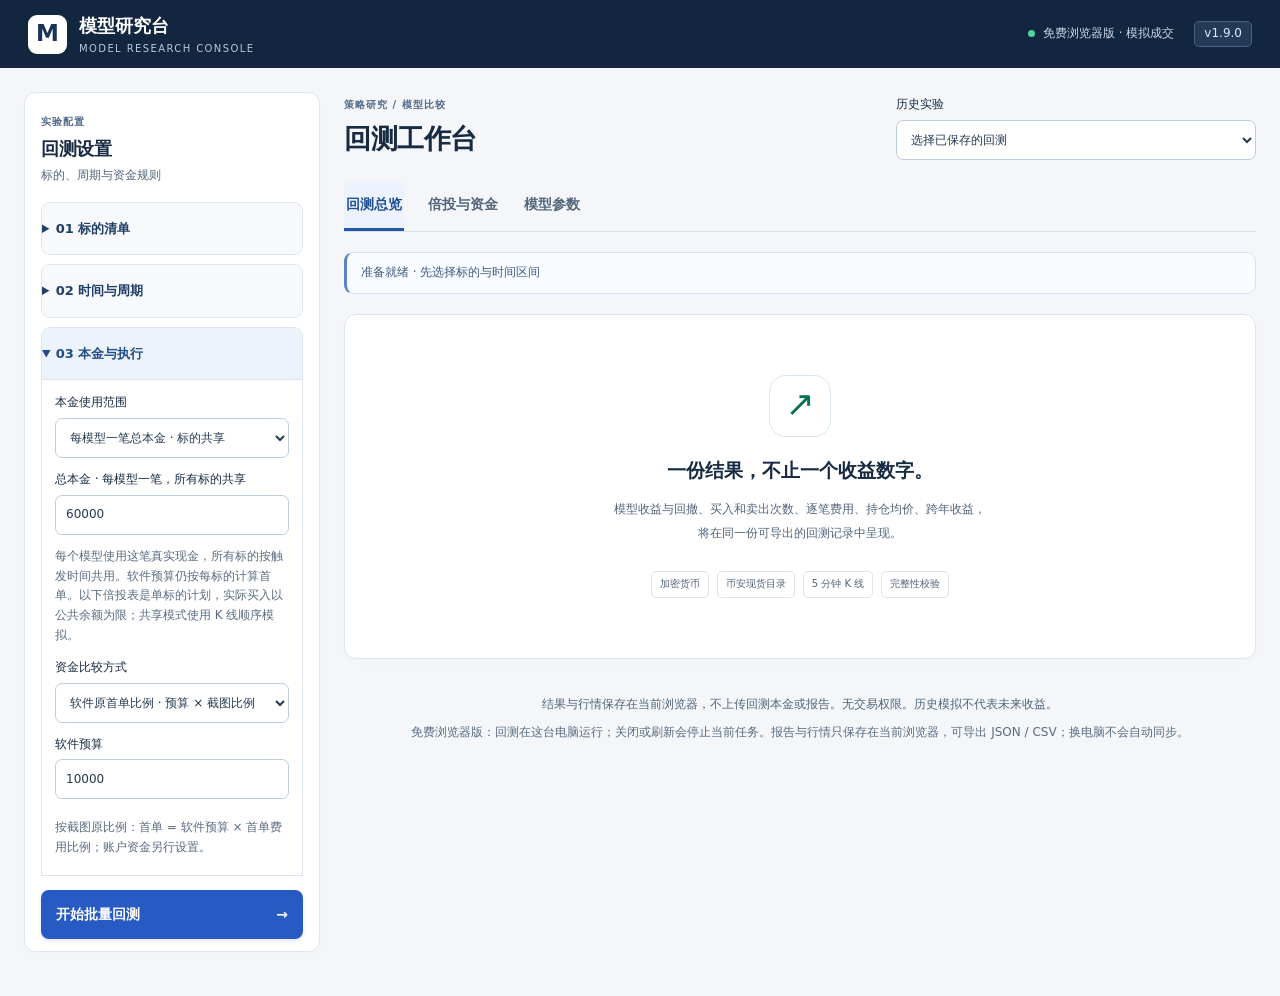
<file: index.html>
<!doctype html><html lang="zh-CN"><head><meta http-equiv="Content-Security-Policy" content="default-src 'self'; connect-src 'self' https://data-api.binance.vision https://data.binance.vision; script-src 'self'; style-src 'self' 'unsafe-inline'; worker-src 'self'; img-src 'self' data: blob:; object-src 'none'; base-uri 'self'"><meta charset="utf-8"><meta name="viewport" content="width=device-width,initial-scale=1"><title>免费版 · 模型研究台 · 自动回测控制台</title><link rel="stylesheet" href="./style.css"><link rel="stylesheet" href="./research-ui.css"><link rel="stylesheet" href="./market-ui.css"><link rel="stylesheet" href="./studio.css"></head><body><a class="skip-link" href="#portfolio-result">跳到回测结果</a>
<header class="topbar"><a class="brand" href="./"><span class="logo">M</span><span>模型研究台<small>MODEL RESEARCH CONSOLE</small></span></a><div class="head-right"><span class="local-dot"></span> <span id="deployment-label">研究模式 · 模拟成交</span> <span class="version">v1.9.0</span></div></header>
<div class="layout"><aside class="panel settings"><div class="section-heading"><span class="eyebrow">实验配置</span><h1>回测设置</h1><p class="muted">标的、周期与资金规则</p></div>
<form id="config-form"><datalist id="binance-symbols"></datalist><label class="check batch-toggle"><input id="multi-asset" type="checkbox">多标的对比</label>
<section id="market-toolbar"><div class="label-row"><b>币安现货 · 官方行情</b><button id="market-refresh" type="button" class="text-button">刷新目录 / 报价</button></div><p id="market-status" class="help" role="status">正在读取币安现货目录…</p><p class="help">报价每 30 秒更新；历史数据按下方周期获取。目录仅表示当前公开交易状态，不验证账户及地区权限。</p></section><div id="batch-input" hidden><div class="label-row"><b>标的清单 <span id="asset-count"></span></b><button type="button" class="text-button" id="add-asset">＋ 添加标的</button></div><div id="asset-list"></div><button type="button" class="secondary" id="preset-six">载入 BTC / ETH / BNB / SOL / XRP / TRX</button><details><summary>批量粘贴代码</summary><select id="bulk-type" aria-label="批量添加类型"><option value="crypto">币安现货</option></select><textarea id="bulk-symbols" rows="3" placeholder="BTCUSDT, ETHUSDT, SOLUSDT&#10;支持逗号、空格或换行"></textarea><button type="button" class="secondary" id="add-bulk">添加到清单</button></details><p class="help">最多 12 个标的。各自设置开单价，留空使用首根开盘。共用下方时间、模型及资金规则。新回测统一从币安获取，旧报告保留原来源。</p></div>
<div id="single-asset-fields"><div class="field-grid"><label>资产类型<select id="assetClass"><option value="crypto">币安现货 · 5 分钟</option><option value="stock" disabled hidden>股票旧报告（不可重跑）</option><option value="index" disabled hidden>指数旧报告（不可重跑）</option><option value="csv" disabled hidden>CSV 旧报告（不可重跑）</option></select></label><label>标的代码<input id="symbol" list="binance-symbols" value="BTCUSDT" autocomplete="off" required maxlength="40" placeholder="BTCUSDT"></label></div>
<div id="single-market-data"></div><p id="symbol-help" class="help">例：BTCUSDT、ETHUSDT、SOLUSDT。资金单位为交易对的计价币。</p>
<div id="csv-box" hidden><label>历史行情 CSV<input type="file" id="csv-file" accept=".csv,text/csv"></label><p class="help">字段：timestamp,open,high,low,close；时间可用带时区的 ISO 或 YYYY-MM-DD，按时间升序。</p><button type="button" class="text-button" id="csv-template">下载 CSV 模板</button></div>
<label>开单价格 <span class="optional">可留空</span><input id="entryPrice" type="number" min="0" step="any" placeholder="留空使用首根行情开盘价"></label><p class="help">填写后等待历史行情首次触及该价。未触及则不建仓。最新报价仅供参考，不会替代历史首根价格。</p></div>
<div class="market-actions"><button id="fetch-all-data" class="secondary" type="button">获取全部标的 5 分钟数据</button><button id="cancel-market-data" class="secondary" type="button" hidden>取消数据获取</button></div><p class="help">只有完整收盘的 K 线参与回测。未知缺口、上市前缺失及校验失败会阻止回测；不会降级为小时线。</p><section id="period-controls" aria-label="时间与周期选择"><div class="field-grid"><label>开始时间 · UTC<input id="start" type="datetime-local" step="300" required></label><label>结束时间 · UTC<input id="end" type="datetime-local" step="300" required></label></div>
<div class="period-heading"><b>之前的三个周期 · 快速选择</b><span>UTC</span></div><div id="cycle-presets" class="cycle-presets"></div><p id="period-selection" class="period-selection" aria-live="polite"></p><p class="help period-note">牛熊标签沿用你提供的图示划分，所有标的共用同一时间区间。第三周期尚未结束；预设固定到上次回测截止点，可手动修改结束时间。</p><details class="period-source"><summary>周期边界说明</summary><p class="help">沿用之前回测按区块 708750、761250、918750 换算后的首个 UTC 整点。开始时间包含，结束时间不包含。截图悬停在区块 761472 的 2022-11-03 不是原先使用的切点。各周期单独运行时独立建仓；连续全程运行时持仓跨周期延续。</p></details><p class="help">其他常用区间</p><div class="presets annual-presets"><button type="button" data-range="year">近一年</button><button type="button" data-range="2022">2022 下行段</button><button type="button" data-range="2023">2023—2024</button></div>
<label>结束日期买入规则<select id="endBuyPolicy"><option value="no-buy-end-day">结束日期当天不买入（UTC）</option><option value="allow">截至结束时间前正常买入（旧方式）</option></select></label><p id="end-buy-help" class="help"></p></section><div class="divider"></div><label>本金使用范围<select id="capitalScope"><option value="shared-per-model">每模型一笔总本金 · 标的共享</option><option value="independent">每标的、每模型独立本金（旧方式）</option></select></label><label><span id="capital-caption">总本金 · 每模型一笔，标的共享</span><input id="capital" type="number" value="60000" min="1" step="any" required></label>
<p id="capital-scope-help" class="help"></p><label>资金比较方式<select id="fundingMode"><option value="software">软件原首单比例 · 预算 × 截图比例</option><option value="equal">统一满组预算 · 首单金额缩放</option></select></label>
<div class="field-grid"><label id="allocation-label" hidden>满组买入占本金 %<input id="maxAllocation" type="number" value="99" min="0.01" max="100" step="any"></label><label id="budget-label">软件预算<input id="strategyBudget" type="number" value="10000" min="1" step="any"></label></div>
<p class="help" id="funding-help">按截图原比例：首单 = 软件预算 × 首单费用比例；账户资金另行设置。</p>
<details class="advanced"><summary>交易成本与执行规则</summary><div class="field-grid"><label>单边手续费 %<input id="fee" type="number" value="0.10" min="0" max="5" step="any"></label><label>不利滑点 %<input id="slip" type="number" value="0.02" min="0" max="5" step="any"></label></div><label>止盈回降算法<select id="pullbackMode"><option value="pp">利润率回落若干个百分点</option><option value="price">价格从最高价回落百分比</option></select></label><label>行情精度<select id="precision"><option value="adaptive">旧报告 · 自适应细化</option><option value="fast">币安 5 分钟 · K 线内顺序模拟</option></select></label><label class="check"><input id="repeat" type="checkbox" checked>整组止盈后立即重开</label><label class="check"><input id="paths" type="checkbox" checked>对比三种 K 线内路径</label><p class="help">日线行情始终属于粗粒度模拟。初始首单按参考价成交，后续成交应用滑点。默认理论小数数量，不模拟交易所最小订单。</p></details>
<div class="divider"></div><div class="label-row"><b>选择模型</b><button type="button" id="select-core" class="text-button">三个标准档</button><button type="button" id="select-all" class="text-button">全部含候选</button></div><button type="button" id="select-originals" class="secondary">使用九个原模型（软件原比例）</button><div id="model-picker"></div>
<div id="funding-warning" class="inline-warning" hidden></div><button type="submit" id="run" class="primary">开始批量回测 <span>→</span></button><button type="button" id="cancel" class="secondary" hidden>取消当前回测</button><p class="help">所有订单均为模拟，控制台没有实盘交易接口。</p></form></aside>
<main class="workspace"><div class="workspace-head"><div><span class="eyebrow">策略研究 / 模型比较</span><h2>回测工作台</h2></div><label class="history-label">历史实验<select id="history"><option value="">选择已保存的回测</option></select></label></div>
<nav class="workspace-view-tabs" aria-label="工作区视图"><a href="#portfolio-result" data-workspace-tab="results">回测总览</a><a href="#ladder-details" data-workspace-tab="plan">倍投与资金</a><a href="#parameter-panel" data-workspace-tab="parameters">模型参数</a><button id="toggle-config" type="button" aria-expanded="false" aria-controls="config-form">回测设置</button></nav><nav class="workspace-nav" aria-label="控制台区块"><a href="#period-controls">周期快选</a><a href="#ladder-details">加仓倍投计划</a><a href="#parameter-panel">九模型参数</a><a href="#planning">资金对比</a><a id="nav-model-details" href="#model-explorer">按模型展开明细</a><a href="#result">历史回测结果</a></nav>
<div id="status" class="status" role="status" aria-live="polite">准备就绪 · 先选择标的与时间区间</div>
<section id="ladder-details" class="panel" aria-labelledby="ladder-title"><div class="card-head"><div><span class="eyebrow">加仓前先看这张计划</span><h2 id="ladder-title">加仓倍投计划</h2><p class="muted small">选择模型，逐单查看投入金额和补仓价格。输入变化后立即计算。</p></div><button id="export-reference" class="secondary" type="button">导出本方案 CSV</button></div><div id="plan-model-tabs" class="plan-model-tabs" aria-label="九个原模型方案"></div><div class="detail-controls"><label id="plan-asset-label" hidden>参考标的<select id="plan-asset"></select></label><label>查看模型<select id="plan-model"></select></label><label>开单价格<input id="plan-entry-price" type="number" min="0" step="any" placeholder="填写后计算价格计划"></label><label>账户原始本金<input id="plan-capital" type="number" min="1" step="any"></label><label id="plan-budget-label">软件预算<input id="plan-budget" type="number" min="1" step="any"></label></div><p class="help">这里的价格、本金、软件预算与左侧回测配置同步；九个原模型都可查看，不受回测勾选范围限制。下表占比以账户原始本金为分母。</p><p id="reference-context" class="help"></p><div id="plan-summary" class="plan-summary"></div><p id="plan-rule" class="plan-rule"></p><div id="plan-sequence" class="plan-sequence" aria-label="各单金额与首单倍数"></div><label class="check"><input id="reference-slippage" type="checkbox">示例成交计入设置的滑点（首单除外）</label><h3>1. 逐单倍投与资金投入</h3><div class="table-scroll"><table id="funding-ladder" class="detail-table"><thead><tr><th>单序</th><th>首单倍数</th><th>本单占原始本金</th><th>本单金额</th><th>累计投入</th><th>累计投入比例</th><th>资金情况（不含买入费）</th><th>累计买入费</th><th>计入买入费后的资金情况</th></tr></thead><tbody></tbody></table></div><p id="funding-ladder-note" class="help"></p><h3 class="detail-subheading">2. 补仓触发价格与买入后均价</h3><div class="table-scroll"><table id="ladder" class="detail-table"><thead><tr><th>单序</th><th>补仓前均价</th><th>较均价下跌间隔</th><th>追踪启动价</th><th>示例成交价</th><th id="ladder-decline-title">成交价较首单跌幅</th><th>成交后平均成本</th></tr></thead><tbody></tbody></table></div><p id="ladder-note" class="help"></p></section>
<section id="parameter-panel" class="panel"><div class="card-head"><div><h3>九个原模型参数 · 按截图核对</h3><p class="help">保守、稳健、激进各三档；每档完整保留九项参数。下表固定展示原图值，当前选中模型的实际金额见资金计划。</p></div><button id="download-catalog" type="button" class="secondary">导出原图参数 CSV</button></div><div id="parameter-catalog"></div><p class="help">“最大费用倍数”按满组金额 / 软件预算理解为标称预算倍数，依据原图比例与逐单翻倍的金额关系；它与逐单 2 倍补仓是两个字段，也不是账户杠杆。原图首单比例经四舍五入，实际满组金额可能略高或略低于标称值。</p><p class="help">网格止盈 99% 表示关闭；网格回降按原值保存，在关闭时不生效。间隔采用图中固定值，不复现软件专有“大数据间隔”。趋势过滤和 1.5 倍补仓属于额外实验候选，不属于这九个原模型。</p></section><section id="planning" class="panel"><div class="card-head"><div><h3>已勾选回测模型 · 资金对比</h3><p class="muted small">修改输入即刻计算，不需要等待历史回测。</p></div><span class="tag">实时计算</span></div><p id="sizing-notice" class="help"></p><div class="table-scroll"><table id="plans-table"><thead><tr><th>模型</th><th>首单金额</th><th>总单数</th><th>逐单倍数</th><th>满组买入金额</th><th>满组含买入费</th><th>逐单方案</th></tr></thead><tbody></tbody></table></div><details><summary>查看所选模型的完整规则与实际资金</summary><div class="table-scroll"><table id="rules"><thead><tr><th>模型</th><th>原软件首单比例</th><th>当前首单占账户</th><th>距均价下跌触发</th><th>低点反弹买入</th><th>整体止盈启动</th><th>止盈回降</th></tr></thead><tbody></tbody></table></div><p class="help">上表随当前配置变化；原图比例与实际首单金额分列。实际满组金额按原图首单比例和逐单倍数计算，不按标称最大费用倍数截断。回降算法使用左侧设置；网格回降关闭时不启用。趋势候选使用前一完整日的 200 日均线与 20 日斜率过滤新组。</p></details></section>
<section id="portfolio-result" class="panel" hidden></section><section id="model-explorer" class="panel" hidden></section>
<section id="batch-result" class="panel" hidden><div class="card-head"><div><span class="eyebrow">多标的 × 多模型</span><h2 id="batch-title"></h2><p id="batch-meta" class="help"></p></div><div class="export-buttons"><button id="batch-csv" class="secondary">导出对比 CSV</button><button id="batch-orders" class="secondary">全部订单 CSV</button><button id="batch-json" class="secondary">整批 JSON</button></div></div><p class="help">每行独立投入设定资金；不同计价币种的盈亏不相加。实际数据区间和粒度不同，会影响收益与年化的可比性。</p><div id="batch-dirty" class="inline-warning" hidden>配置已修改，下表仍是上一次批量回测。请重新运行。</div><div id="batch-errors"></div><div class="batch-toolbar"><label>模型筛选<select id="compare-model"><option value="ALL">全部模型</option></select></label><label>排序<select id="compare-sort"><option value="return">总收益从高到低</option><option value="cagr">年化从高到低</option><option value="drawdown">回撤从低到高</option><option value="symbol">按标的代码</option></select></label></div><div class="table-scroll"><table id="batch-table"><thead><tr><th>标的 / 币种</th><th>模型</th><th>实际区间 UTC / 粒度</th><th>首单成交价</th><th>期末价格</th><th>净盈亏</th><th>总收益</th><th>年化</th><th>最大回撤</th><th>买 / 卖次数</th><th>明细</th></tr></thead><tbody></tbody></table></div><div class="batch-detail-bar"><label>下方查看标的明细<select id="detail-asset"></select></label><span class="help">可继续查看该标的的模型、订单、交易组及年度收益。</span></div></section>
<div id="empty-state" class="panel empty"><div class="empty-icon">↗</div><h3>一份结果，不止一个收益数字。</h3><p>模型收益与回撤、买入和卖出次数、逐笔费用、持仓均价、跨年收益，<br>将在同一份可导出的回测记录中呈现。</p><div class="empty-tags"><span>加密货币</span><span>币安现货目录</span><span>5 分钟 K 线</span><span>完整性校验</span></div></div>
<section id="result" hidden><div class="result-header"><div><h2 id="result-title"></h2><p id="result-meta" class="small muted"></p></div><div class="export-buttons"><button id="download-json" class="secondary">导出完整 JSON</button><button id="download-orders" class="secondary">导出全部模型订单 CSV</button></div></div><div id="config-dirty" class="inline-warning" hidden>配置已修改，下方仍是上一次实验的结果。点击“开始批量回测”生成对应新配置的订单。</div><div id="quality" class="quality"></div><details class="panel notes"><summary>数据口径、精度与执行假设</summary><div id="warnings"></div><ul id="assumptions"></ul><div id="source-details" class="help"></div></details>
<details id="funding-results" class="panel notes" hidden><summary>资金不足未成交记录</summary><p class="help">每个受影响交易组记录一次。该笔买入没有成交、没有扣款或收费；不计入买卖次数。已有持仓继续按原规则估值、止盈，平仓后按原首单重新检查现金。不会自动追加本金、借款或缩小订单。所需现金与缺口的单位为当前标的计价币种。</p><button id="download-funding" type="button" class="secondary">导出未成交记录 CSV</button><div class="table-scroll"><table id="funding-events"><thead><tr><th>模型</th><th>推定时间 UTC</th><th>组 / 计划单序</th><th>所需现金（含买入费）</th><th>可用现金</th><th>缺口</th></tr></thead><tbody></tbody></table></div></details>
<details id="report-parameters" class="panel notes"><summary>本次回测实际使用的参数（已保存）</summary><p id="saved-parameter-context" class="help"></p><button id="download-params" type="button" class="secondary">导出当次参数 CSV</button><div class="table-scroll"><table id="saved-rules"><thead></thead><tbody></tbody></table></div><p id="saved-execution" class="help"></p></details><div class="tabs" role="tablist"><button class="active" data-tab="overview" role="tab">模型总览</button><button data-tab="orders" role="tab">逐笔订单</button><button data-tab="breakdown" role="tab">建仓拆解</button><button data-tab="cycles" role="tab">完整交易组</button><button data-tab="years" role="tab">年度收益</button></div>
<div class="tab-content" id="tab-overview"><div class="panel"><div class="card-head"><div><h3>账户收益 · 含闲置资金</h3><p id="summary-basis" class="help"></p></div><button id="download-summary" class="secondary">导出总览与合计 CSV</button></div><div class="table-scroll"><table id="summary"><thead><tr><th>模型</th><th>净盈亏</th><th>总收益</th><th>年化</th><th>最大回撤</th><th>买 / 卖次数</th><th>平均占用</th><th>当前持仓均价</th></tr></thead><tbody></tbody><tfoot></tfoot></table></div><p id="summary-total-note" class="help"></p></div><div class="panel"><div class="card-head"><div><h3>资金使用与盈亏拆解</h3><p class="help">结合首单和实际占用金额，理解交易次数与账户利润的关系。</p></div><a class="secondary" href="./about.html" target="_blank" rel="noopener">免费版运行说明</a></div><div class="table-scroll"><table id="return-drivers"><thead><tr><th>模型</th><th>固定首单</th><th>平均实际占用</th><th>历史最高占用</th><th>已实现利润</th><th>期末浮盈亏</th><th>累计手续费</th><th>仅首单平仓 / 闭组</th><th>每组平均净利</th></tr></thead><tbody></tbody></table></div><p id="return-rule-note" class="help"></p><div id="precision-audit" hidden><h3>当前报告区间 · 三标准模型的精度对照</h3><p class="help">保持参数和行情区间一致，比较快速主路径与已有分钟／秒线缓存的主路径。秒内顺序歧义按表中计数保留；两者都是历史模拟，下表不替换上方已保存结果。</p><div class="table-scroll"><table><thead><tr><th>模型</th><th>快速模式净盈亏</th><th>分钟／秒缓存净盈亏</th><th>差额</th><th>仍有顺序歧义的秒</th></tr></thead><tbody></tbody></table></div></div><p class="help">已确认使用图示固定间隔、固定首单及止盈后立即重开。仍待软件成交样本核对：止盈成本是否含费、追踪建仓的反弹基准，以及回降的精确定义。当前规则和设置可在当次参数中查看。</p></div><div class="panel"><div class="card-head"><h3>账户净值</h3><span class="small muted">日末估值 · 不替代盘中回撤</span></div><div id="chart-legend"></div><svg id="equity-chart" viewBox="0 0 1000 310" aria-label="账户日末净值曲线" role="img"></svg></div><div class="panel"><h3>路径敏感性与期末仓位</h3><p class="help">三条路径是不同盘中顺序假设，不是收益保证区间。持有基准从区间首根开盘起满仓持有。</p><p id="benchmark"></p><div class="table-scroll"><table id="sensitivity"><thead><tr><th>模型</th><th>路径最低净盈亏</th><th>路径最高净盈亏</th><th>最差路径回撤</th><th>期末浮盈亏</th><th>期末持仓金额</th><th>最长≥5%浮亏天数</th></tr></thead><tbody></tbody></table></div></div></div>
<div class="tab-content panel" id="tab-orders" hidden><div class="card-head"><div><h3>逐笔模拟订单</h3><p class="help">时间由 K 线内推定；日线结果仅显示交易日期。</p></div><div class="filters"><button id="download-filtered-orders" class="secondary">导出筛选订单与合计</button><select id="order-model"></select><select id="order-side"><option value="ALL">全部方向</option><option value="BUY">买入</option><option value="SELL">卖出</option></select><input id="order-cycle" type="number" min="1" placeholder="交易组编号"></div></div><div class="table-scroll"><table id="orders"><thead><tr><th>序号</th><th>推定时间 UTC</th><th>动作</th><th>组 / 第几单</th><th>成交价</th><th>数量变化</th><th>成交金额</th><th>手续费</th><th>持仓均价</th><th>剩余现金</th><th>本次已实现利润</th></tr></thead><tbody></tbody></table></div><div class="pager"><button id="prev-page" class="secondary">上一页</button><span id="page-info"></span><button id="next-page" class="secondary">下一页</button></div></div>
<div class="tab-content panel" id="tab-breakdown" hidden><div class="card-head"><div><h3>每组建仓拆解 · 历史回测模拟</h3><p class="help">从已保存订单计算，按交易组独立累计；这里的成交价来自回测订单。</p></div><button id="export-breakdown" class="secondary">导出本组明细 CSV</button></div><div class="detail-controls"><label>模型<select id="breakdown-model"></select></label><label>交易组<select id="breakdown-cycle"></select></label></div><p id="breakdown-context" class="help"></p><h3>逐单资金投入与现金</h3><div class="table-scroll"><table id="actual-funding" class="detail-table"><thead><tr><th>单序</th><th>首单倍数</th><th>本单占原始本金</th><th>本单金额</th><th>累计投入</th><th>累计投入比例</th><th>该组现金（不含本组买入费）</th><th>累计买入费</th><th>下单后剩余现金</th></tr></thead><tbody></tbody></table></div><h3 class="detail-subheading">补仓前后均价与成交价</h3><div class="table-scroll"><table id="actual-prices" class="detail-table"><thead><tr><th>单序</th><th>补仓前均价</th><th>较均价下跌间隔</th><th>追踪启动价（规则计算）</th><th>模拟成交价</th><th id="actual-prices-decline-title">成交价较首单跌幅</th><th>成交后平均成本</th></tr></thead><tbody></tbody></table></div><p class="help">追踪启动价为补仓前均价 ×（1 − 间隔），不等同于实际触发时的市场价格；市场可能跳空或继续下跌后才反弹。均价按数量加权，不含手续费；现金列已计费用和此前交易组盈亏。跌幅为负表示该笔成交高于本组首单价。</p></div>
<div class="tab-content panel" id="tab-cycles" hidden><div class="card-head"><h3>已完成的交易组</h3><div class="export-buttons"><select id="cycle-model"></select><button id="download-cycles" class="secondary">导出交易组与合计</button></div></div><div class="table-scroll"><table id="cycles"><thead><tr><th>交易组</th><th>建仓时间</th><th>平仓时间</th><th>买入次数</th><th>持有天数</th><th>累计成本</th><th>净利润</th><th>组内最大浮亏</th></tr></thead><tbody></tbody></table></div><p id="cycles-note" class="help"></p></div>
<div class="tab-content panel" id="tab-years" hidden><div class="card-head"><div><h3>保留跨年持仓的年度收益</h3><p class="help">分母为当年起始净资产；部分年份年化是数学外推。市场阶段仅按该标的年度涨跌 ±20% 作描述，不能作为择时信号。</p></div><div class="export-buttons"><select id="year-model"></select><button id="download-years" class="secondary">导出年度与合计</button></div></div><div class="table-scroll"><table id="years"><thead><tr><th>年份</th><th>区间天数</th><th>行情阶段</th><th>标的涨跌</th><th>年初净资产</th><th>年末净资产</th><th>年度净盈亏</th><th>实际收益</th><th>折合年化</th></tr></thead><tbody></tbody></table></div></div>
</section><p id="browser-storage-warning" class="inline-warning" role="alert" hidden></p><footer>结果与行情保存在当前浏览器，不上传回测本金或报告。无交易权限。历史模拟不代表未来收益。</footer></main></div><script type="module" src="./app.bundle.js"></script></body></html>
</file>
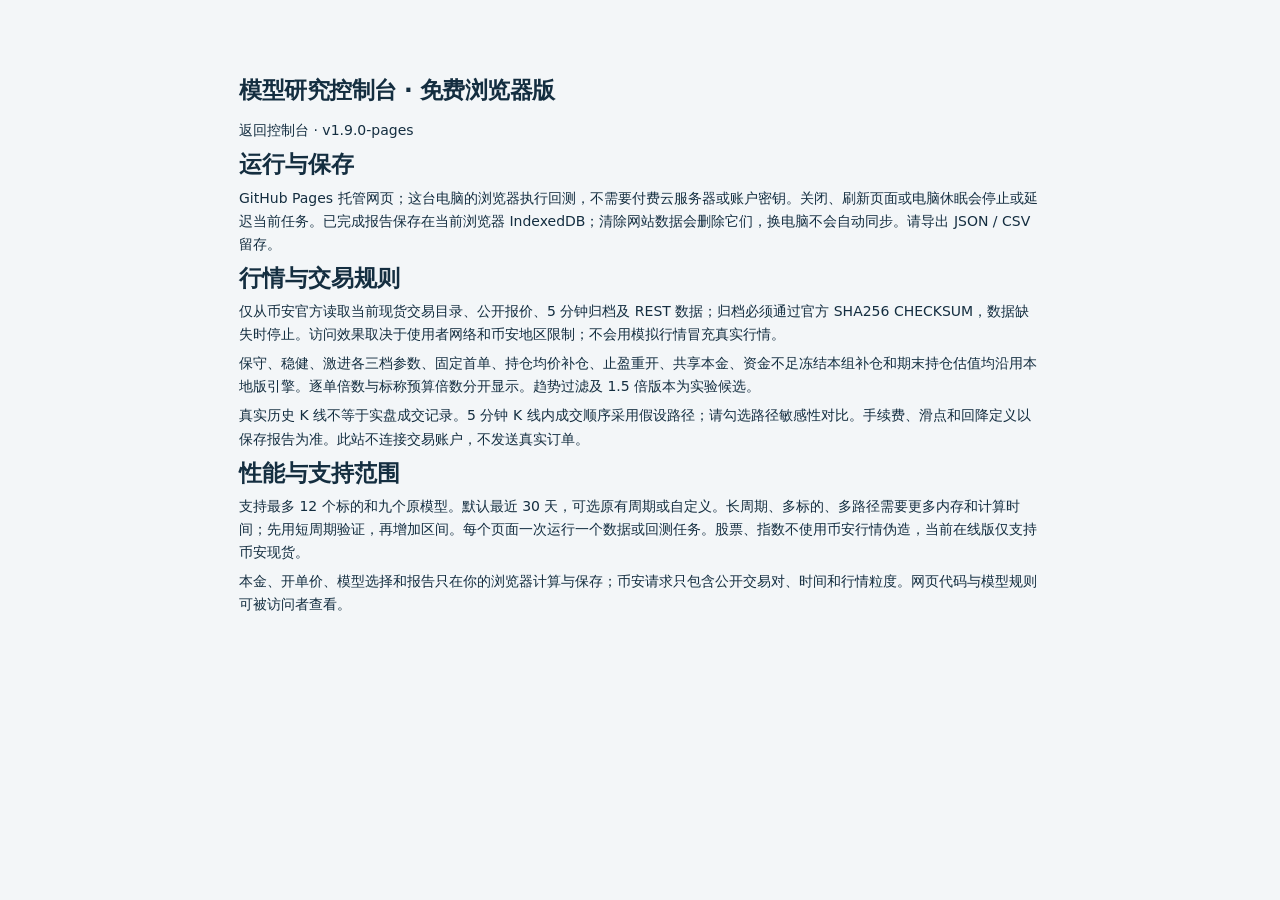
<file: about.html>
<!doctype html><html lang="zh-CN"><meta charset="utf-8"><meta name="viewport" content="width=device-width,initial-scale=1"><title>免费版运行说明</title><link rel="stylesheet" href="./style.css"><main style="max-width:850px;margin:40px auto;padding:24px"><h1>模型研究控制台 · 免费浏览器版</h1><p><a href="./">返回控制台</a> · v1.9.0-pages</p><h2>运行与保存</h2><p>GitHub Pages 托管网页；这台电脑的浏览器执行回测，不需要付费云服务器或账户密钥。关闭、刷新页面或电脑休眠会停止或延迟当前任务。已完成报告保存在当前浏览器 IndexedDB；清除网站数据会删除它们，换电脑不会自动同步。请导出 JSON / CSV 留存。</p><h2>行情与交易规则</h2><p>仅从币安官方读取当前现货交易目录、公开报价、5 分钟归档及 REST 数据；归档必须通过官方 SHA256 CHECKSUM，数据缺失时停止。访问效果取决于使用者网络和币安地区限制；不会用模拟行情冒充真实行情。</p><p>保守、稳健、激进各三档参数、固定首单、持仓均价补仓、止盈重开、共享本金、资金不足冻结本组补仓和期末持仓估值均沿用本地版引擎。逐单倍数与标称预算倍数分开显示。趋势过滤及 1.5 倍版本为实验候选。</p><p>真实历史 K 线不等于实盘成交记录。5 分钟 K 线内成交顺序采用假设路径；请勾选路径敏感性对比。手续费、滑点和回降定义以保存报告为准。此站不连接交易账户，不发送真实订单。</p><h2>性能与支持范围</h2><p>支持最多 12 个标的和九个原模型。默认最近 30 天，可选原有周期或自定义。长周期、多标的、多路径需要更多内存和计算时间；先用短周期验证，再增加区间。每个页面一次运行一个数据或回测任务。股票、指数不使用币安行情伪造，当前在线版仅支持币安现货。</p><p>本金、开单价、模型选择和报告只在你的浏览器计算与保存；币安请求只包含公开交易对、时间和行情粒度。网页代码与模型规则可被访问者查看。</p></main></html>
</file>
<file: style.css>
:root{--ink:#142e40;--muted:#617584;--line:#dce5eb;--bg:#f3f6f8;--blue:#245dcc;--teal:#087e72;--red:#b83f48;--amber:#9d6417}*{box-sizing:border-box}body{margin:0;font:14px/1.65 "Microsoft YaHei",system-ui,sans-serif;background:var(--bg);color:var(--ink)}button,input,select{font:inherit}button,select{cursor:pointer}button{transition:background .15s,transform .15s}button:disabled{opacity:.5;cursor:not-allowed}button:hover:not(:disabled){filter:brightness(.97)}a{color:inherit;text-decoration:none}.topbar{height:84px;background:#fff;border-bottom:1px solid var(--line);padding:0 32px;display:flex;align-items:center;justify-content:space-between}.brand{display:flex;align-items:center;gap:12px;font-size:19px;font-weight:700}.brand small{display:block;font-size:9px;letter-spacing:1.8px;color:var(--muted);font-weight:500}.logo{display:grid;place-items:center;width:39px;height:39px;border-radius:11px;background:var(--ink);color:white;font-size:23px}.head-right{display:flex;align-items:center;gap:8px;color:var(--muted);font-size:12px}.local-dot{width:7px;height:7px;border-radius:50%;background:var(--teal)}.version{margin-left:12px;border:1px solid var(--line);padding:2px 9px;border-radius:5px}.layout{max-width:1820px;margin:auto;display:grid;grid-template-columns:350px minmax(0,1fr);gap:26px;padding:26px}.panel{background:white;border:1px solid var(--line);border-radius:14px;padding:22px;margin-bottom:20px;box-shadow:0 3px 10px #142e4003}.settings{align-self:start;padding:24px}.eyebrow{font-size:10px;font-weight:700;letter-spacing:2px;color:var(--teal)}h1{font-size:23px;line-height:1.45;letter-spacing:-.5px;margin:10px 0 12px}h2{font-size:23px;line-height:1.4;margin:5px 0}h3{font-size:16px;margin:0 0 5px}p{margin:6px 0}.muted{color:var(--muted)}.small{font-size:12px}.help{font-size:11px;color:var(--muted);line-height:1.7;margin:7px 0 12px}.section-heading{margin-bottom:22px}.section-heading p{font-size:12px}.field-grid{display:grid;grid-template-columns:1fr 1fr;gap:10px}label{display:block;font-size:12px;font-weight:500;margin:0 0 12px}input,select{display:block;background:#fff;width:100%;border:1px solid #cddae4;border-radius:7px;padding:9px 10px;margin-top:5px;color:var(--ink);min-width:0}input:focus,select:focus{outline:2px solid #7eaaea;outline-offset:1px}input[type=checkbox]{width:15px;height:15px;display:inline-block;margin:0;accent-color:var(--teal);flex:none}input[type=file]{font-size:11px}.optional{font-weight:400;color:#8193a0;float:right}input[type=datetime-local]{font-size:10px;padding:9px 5px}.presets{display:flex;flex-wrap:wrap;gap:5px;margin:10px 0}.presets button{background:#f0f5f7;border:0;color:#4f697a;font-size:10px;border-radius:5px;padding:6px 8px}.divider{height:1px;background:var(--line);margin:21px 0}.advanced{font-size:12px;margin-top:18px}.advanced summary{margin-bottom:12px}.check{display:flex;align-items:center;gap:8px;margin:12px 0}.label-row{display:flex;align-items:center;gap:9px;justify-content:space-between;margin:10px 0}.label-row select{max-width:210px}.label-row b{font-size:12px}.text-button{border:0;background:transparent;padding:0;color:var(--blue);font-size:11px}.model-group{color:var(--muted);font-size:10px;margin:14px 0 7px}.model-check{display:flex;align-items:center;gap:8px;background:#f7f9fb;border:1px solid #e4ebf0;border-radius:7px;padding:9px;margin:6px 0;font-size:12px}.model-check:has(input:checked){background:#edf7f5;border-color:#b4dad3}.model-check .model-meta{margin-left:auto;font-size:10px;color:var(--muted)}.primary{display:flex;width:100%;align-items:center;justify-content:space-between;border:0;border-radius:8px;background:var(--ink);color:#fff;padding:13px 15px;font-weight:600;margin-top:21px}.secondary{border:1px solid #cddae4;background:white;color:var(--ink);padding:7px 11px;border-radius:7px;font-size:12px}#cancel{width:100%;margin-top:8px}.inline-warning{color:var(--red);background:#fff0f0;border:1px solid #efcbcd;border-radius:7px;padding:10px;font-size:11px}.workspace{min-width:0}.workspace-head{display:flex;align-items:center;justify-content:space-between;gap:20px;margin:1px 0 22px}.history-label{width:250px;margin:0;font-size:11px}.history-label select{font-size:11px}.status{background:#eaf3f0;border:1px solid #cae1da;border-radius:9px;padding:11px 15px;font-size:12px;margin:0 0 20px;overflow-wrap:anywhere}.status.error{background:#fff1f1;color:var(--red);border-color:#e9bec3}.status.running{background:#eaf1fc;border-color:#bfd1f4;color:#2054a5}.card-head{display:flex;justify-content:space-between;align-items:center;gap:12px}.tag{background:#edf5f8;color:#4b7080;border-radius:5px;font-size:10px;padding:5px 9px;white-space:nowrap}.table-scroll{overflow-x:auto;margin-top:15px;max-width:100%}table{width:100%;border-collapse:collapse;font-size:11px;white-space:nowrap;font-variant-numeric:tabular-nums}th{text-align:right;background:#f3f6f9;color:var(--muted);font-weight:500;padding:11px 10px;border-bottom:1px solid var(--line)}td{text-align:right;padding:12px 10px;border-bottom:1px solid #edf1f5}th:first-child,td:first-child{text-align:left}tbody tr:last-child td{border:0}tbody tr:hover{background:#f6faff}.positive{color:var(--teal)}.negative{color:var(--red)}details{margin-top:15px}summary{cursor:pointer;font-size:12px;font-weight:600}#planning details{border-top:1px solid var(--line);padding-top:14px}.empty{min-height:345px;display:flex;flex-direction:column;align-items:center;justify-content:center;text-align:center;padding:35px}.empty-icon{font-size:35px;border:1px solid #d9e6ed;border-radius:17px;width:62px;height:62px;color:var(--teal);margin-bottom:18px}.empty h3{font-size:19px}.empty p{font-size:12px;color:var(--muted);line-height:2}.empty-tags{display:flex;gap:8px;flex-wrap:wrap;justify-content:center;margin-top:20px}.empty-tags span{border:1px solid var(--line);border-radius:5px;padding:4px 8px;font-size:10px;color:var(--muted)}.result-header{display:flex;justify-content:space-between;align-items:center;gap:14px;margin:25px 0 10px}.result-header h2{font-size:21px}.export-buttons{display:flex;gap:7px}.quality{font-size:11px;color:var(--muted);margin-bottom:12px}.quality strong{color:var(--teal)}.notes{font-size:11px;padding:14px 18px}.notes ul{padding-left:18px;color:var(--muted)}#warnings p{border-left:3px solid #dab368;background:#fff9eb;padding:7px 10px;color:#80591c}.tabs{display:flex;gap:4px;border-bottom:1px solid var(--line);margin:22px 0 17px;overflow-x:auto}.tabs button{padding:12px 16px;border:0;border-bottom:2px solid transparent;background:transparent;color:var(--muted);font-size:12px;white-space:nowrap}.tabs button.active{color:var(--teal);border-bottom-color:var(--teal);font-weight:700}.filters{display:flex;gap:8px;align-items:center}.filters select,.filters input{width:130px;font-size:11px;margin:0}#order-cycle{width:105px}.pager{display:flex;align-items:center;justify-content:center;gap:18px;margin-top:18px;font-size:11px;color:var(--muted)}#cycle-model,#year-model{max-width:210px}#chart-legend{display:flex;flex-wrap:wrap;gap:8px 15px;margin:12px 0;font-size:11px}#chart-legend label{display:flex;align-items:center;gap:5px;font-size:11px;margin:0;font-weight:400}.dot{width:7px;height:7px;border-radius:50%;display:inline-block}#equity-chart{width:100%;height:auto;display:block}footer{font-size:10px;color:#7b8d9a;text-align:center;padding:16px}.notes a{color:var(--blue)}[hidden]{display:none!important}@media(min-width:1600px){.layout{grid-template-columns:370px minmax(0,1fr);gap:30px}}@media(max-width:1100px){.layout{grid-template-columns:310px minmax(0,1fr);gap:16px;padding:16px}.settings{padding:20px}.workspace-head,.result-header{align-items:flex-start;flex-direction:column}.history-label{width:100%}.filters{flex-wrap:wrap}.card-head{align-items:flex-start;flex-wrap:wrap}}@media(max-width:760px){.topbar{height:70px;padding:0 16px}.brand{font-size:16px}.head-right{font-size:10px}.version{display:none}.layout{display:block;padding:14px}.settings{padding:22px}.section-heading h1 br{display:none}.settings h1{font-size:23px}.workspace-head{margin-top:28px}.panel{padding:17px}h2{font-size:20px}.tabs button{padding:10px 12px}.export-buttons{flex-wrap:wrap}.empty{min-height:270px}.empty p br{display:none}.field-grid{gap:12px}input[type=datetime-local]{font-size:12px}.filters{width:100%}#equity-chart{min-height:200px}#result-meta{overflow-wrap:anywhere}}

textarea{font:inherit;width:100%;max-width:100%;resize:vertical;border:1px solid #cddae4;border-radius:7px;margin:8px 0;padding:9px;color:var(--ink)}.batch-toggle{background:#edf7f5;border:1px solid #b4dad3;border-radius:8px;padding:11px}.asset-row{border:1px solid var(--line);border-radius:8px;padding:10px;margin:9px 0;background:#f8fafc}.asset-row .asset-top{display:flex;align-items:center;gap:8px}.asset-row .asset-top select{flex:1;font-size:11px;padding:6px;margin:0}.asset-row .remove-asset{border:0;background:transparent;color:var(--red);padding:4px 6px}.asset-row label{font-size:10px;margin:7px 0 0}.asset-row input{font-size:12px;padding:7px}.asset-row .field-grid{grid-template-columns:1.1fr 1fr;gap:8px}#preset-six{font-size:10px;width:100%;margin:5px 0}#asset-count{color:var(--muted);font-size:10px;font-weight:400}.batch-toolbar,.batch-detail-bar{display:flex;align-items:center;flex-wrap:wrap;gap:12px;margin-top:15px}.batch-toolbar label{min-width:150px;margin:0}.batch-detail-bar{border-top:1px solid var(--line);padding-top:15px}.batch-detail-bar label{min-width:210px;margin:0}.batch-detail-bar .help{flex:1;margin:0}#batch-table td:nth-child(3){white-space:normal;min-width:155px;color:var(--muted);font-size:10px}#batch-errors p{border-left:3px solid #b83f48;padding:7px 10px;background:#fff0f0;font-size:12px}#plan-asset{max-width:240px}#batch-result .export-buttons{flex-wrap:wrap}#batch-table .text-button{white-space:nowrap}#batch-meta{overflow-wrap:anywhere}@media(max-width:760px){#batch-result .card-head{flex-direction:column;align-items:stretch}.batch-toolbar label{flex:1;min-width:120px}}

.detail-controls{display:flex;align-items:flex-end;flex-wrap:wrap;gap:12px;margin:15px 0}.detail-controls label{min-width:180px;max-width:320px;flex:1;margin:0}.detail-controls button{margin-bottom:1px}.detail-subheading{margin-top:24px}.detail-table td:last-child{font-weight:600}.detail-table tr.needs-funds{background:#fff7ef}.detail-table .fund-shortfall{color:#9b4c19;font-weight:600}.detail-table .fund-available{color:var(--ink)}#ladder-details h3,#tab-breakdown h3{font-size:14px}#reference-context,#breakdown-context{background:#f3f7fa;padding:10px 12px;border-radius:7px}#breakdown-cycle{min-width:180px}@media(max-width:760px){.detail-controls{align-items:stretch}.detail-controls label{min-width:130px}.detail-controls button{width:100%}}

#parameter-catalog{display:grid;grid-template-columns:repeat(3,minmax(0,1fr));gap:16px}.parameter-card{border:1px solid #dce5eb;border-radius:10px;overflow:hidden}.parameter-card table{min-width:330px;width:100%;font-size:12px}.parameter-card th,.parameter-card td{padding:11px 9px}.parameter-card th:first-child{color:#426071;text-align:left}.parameter-card thead{background:#eff5f8}#saved-execution{overflow-wrap:anywhere}#report-parameters table,#rules{min-width:1750px}#select-originals{width:100%;margin:8px 0}#parameter-panel{margin-bottom:18px}@media(max-width:1550px){#parameter-catalog{grid-template-columns:1fr}.parameter-card table{min-width:330px}}

#ladder-details{scroll-margin-top:20px;border-top:3px solid var(--teal)}#ladder-title{font-size:24px;margin-bottom:6px}.plan-model-tabs{display:grid;grid-template-columns:repeat(9,minmax(0,1fr));gap:8px;margin:18px 0}.plan-model-tabs button{padding:9px 5px;border:1px solid var(--line);border-radius:7px;background:#f6f9fa;color:var(--ink);font-size:12px}.plan-model-tabs button[aria-pressed=true]{background:var(--teal);color:white;border-color:var(--teal);font-weight:600}.plan-summary{display:grid;grid-template-columns:repeat(4,minmax(0,1fr));gap:10px;margin:16px 0}.plan-summary>div{background:#f3f7fa;border:1px solid #e1e9ef;border-radius:9px;padding:13px}.plan-summary span{display:block;color:var(--muted);font-size:11px}.plan-summary strong{display:block;font-size:18px;margin-top:4px}.plan-rule{background:#edf7f3;padding:10px 12px;border-radius:7px;color:#236450;font-size:12px}.plan-sequence{display:flex;flex-wrap:wrap;gap:8px;margin:16px 0 24px}.plan-sequence>span{border:1px solid #dce5eb;border-radius:7px;padding:8px 11px;min-width:100px}.plan-sequence small{font-size:10px;display:block;color:var(--muted)}.plan-sequence b{font-size:14px}.workspace-nav{display:flex;gap:12px;flex-wrap:wrap;margin:-6px 0 18px;color:var(--teal);font-size:12px}.workspace-nav a{border-bottom:1px solid #b8d3cc}#ladder-details .detail-controls label{min-width:140px;max-width:none}#ladder-details h3{font-size:16px}@media(max-width:1200px){.plan-model-tabs{grid-template-columns:repeat(3,minmax(0,1fr))}.plan-summary{grid-template-columns:repeat(2,minmax(0,1fr))}.plan-summary strong{font-size:16px}}

#period-controls{scroll-margin-top:20px}.period-heading{display:flex;align-items:center;justify-content:space-between;margin:18px 0 9px;font-size:12px}.period-heading>span{font-size:10px;color:var(--muted)}.cycle-presets{display:grid;gap:8px}.cycle-presets button{display:block;text-align:left;border:1px solid #d7e3e9;border-radius:8px;background:#f7fafb;padding:10px 12px;color:var(--ink)}.cycle-presets strong{display:block;font-size:12px}.cycle-presets span{display:block;font-size:11px;line-height:1.6;color:var(--muted);margin-top:4px;font-variant-numeric:tabular-nums}.cycle-presets em{display:inline-block;font-size:10px;font-style:normal;color:#9d6417;background:#fff4da;border-radius:4px;padding:1px 5px;margin-top:3px}.cycle-presets button[aria-pressed=true]{background:#e8f5ef;border-color:var(--teal);box-shadow:inset 3px 0 var(--teal)}.cycle-presets button[aria-pressed=true] strong{color:#006b5d}.period-selection{font-size:11px;color:var(--teal);margin:10px 0}.period-source summary{font-size:11px;font-weight:500;color:var(--muted)}.annual-presets button[aria-pressed=true]{background:#e1eee9;color:#006b5d;outline:1px solid #83b4a3}.period-note{margin-top:6px}.period-source{margin:10px 0}

@media(max-width:760px){#period-controls>.field-grid{grid-template-columns:1fr;gap:0}#period-controls input[type=datetime-local]{font-size:13px;padding:9px 10px}}

#summary tfoot th,#summary tfoot td{background:#eaf5f1;border-top:2px solid #83b7aa;padding:13px 10px;font-weight:700}#summary-total-note{padding:10px;background:#f4f8fa;border-radius:6px}#return-drivers{min-width:960px}#precision-audit{margin-top:20px;padding-top:15px;border-top:1px solid var(--line)}#summary-basis{max-width:820px}.quality{background:#fff8e9;padding:10px 12px;border-radius:6px}

table tfoot td,table tfoot th{background:#edf6f3;border-top:2px solid #b2d1c7;font-weight:600;padding:12px 10px}table tfoot th{text-align:left;white-space:nowrap}.model-detail-link{font-weight:700;text-align:left}#model-explorer{scroll-margin-top:18px;border-top:3px solid var(--teal)}#model-explorer[hidden]{display:none}.exp-actions{display:flex;gap:8px;flex-wrap:wrap;align-items:center}.exp-actions button{font-size:11px;padding:7px 10px}.exp-model-list{margin-top:22px;display:grid;gap:12px}.exp-model,.exp-asset{border:1px solid var(--line);border-radius:9px;min-width:0;scroll-margin-top:18px}.exp-model>summary,.exp-asset>summary{list-style:none;display:grid;grid-template-columns:18px minmax(95px,1fr) minmax(125px,1.15fr) minmax(140px,1.35fr) minmax(100px,1fr) auto;align-items:center;gap:14px;padding:15px;background:#f7fafb;border-radius:9px;font-weight:500;cursor:pointer}.exp-model>summary::-webkit-details-marker,.exp-asset>summary::-webkit-details-marker{display:none}.exp-model>summary:before,.exp-asset>summary:before{content:'▸';color:var(--teal);font-size:19px}.exp-model[open]>summary:before,.exp-asset[open]>summary:before{content:'▾'}.exp-model>summary:focus-visible,.exp-asset>summary:focus-visible{outline:2px solid var(--teal);outline-offset:2px}.exp-model[open]>summary{background:#eaf5f1;border-bottom:1px solid #c7ded6}.exp-name{font-weight:700}.exp-name small,.exp-metric small{display:block;color:var(--muted);font-size:10px;font-weight:400}.exp-metric{font-size:12px}.exp-tag{font-size:10px;font-weight:500;border:1px solid #c8ddd6;background:#f0f8f4;color:#246954;border-radius:5px;padding:4px 7px;text-align:center;white-space:normal}.exp-tag.warning,.exp-callout.warning{border-color:#ead0aa;background:#fff6e8;color:#905814}.exp-model-content{padding:16px;min-width:0}.exp-assets{display:grid;gap:10px;margin-top:16px}.exp-asset>summary{grid-template-columns:18px minmax(110px,1fr) minmax(140px,1.4fr) minmax(110px,1fr) auto;background:#fff;padding:12px}.exp-asset[open]>summary{border-bottom:1px solid var(--line)}.exp-asset-content{padding:17px;min-width:0}.exp-metrics{display:grid;grid-template-columns:repeat(3,minmax(0,1fr));gap:10px;margin:0 0 16px}.exp-metrics>div{padding:12px;background:#f6f9fa;border:1px solid #e2eaef;border-radius:7px}.exp-metrics span{font-size:10px;color:var(--muted);display:block}.exp-metrics strong{font-size:17px}.exp-metrics strong span{font-size:inherit}.exp-metrics .positive{color:var(--teal)}.exp-metrics .negative{color:var(--red)}.exp-saved{font-size:11px;line-height:1.8;color:var(--muted);margin:12px 0}.exp-group-tools{display:flex;align-items:flex-end;gap:12px;flex-wrap:wrap;margin:20px 0 12px}.exp-group-tools label{min-width:180px;max-width:430px;flex:1;margin:0}.exp-group-tools .exp-actions{margin-bottom:2px}.exp-group-state{display:flex;align-items:center;gap:12px;flex-wrap:wrap;padding:12px;background:#f0f5f8;border-radius:7px}.exp-group-state span{font-size:11px;color:var(--muted)}.exp-callout{padding:10px 12px;background:#eef8f3;border:1px solid #bad9ca;border-radius:6px;font-size:12px;margin:12px 0}.exp-group-detail h4{margin:15px 0 8px;font-size:13px}.exp-stages{min-width:1300px}.exp-stages .stage-rejected{background:#fff3df}.exp-stages .stage-rejected td:nth-child(5){font-weight:700;color:#905814}.exp-stages .stage-unused{color:#768894;background:#fafcfd}.exp-exceptions{margin-top:20px;border-top:1px solid var(--line);padding-top:12px}.exp-exceptions>summary{padding:7px 0}.exp-provenance{margin-top:17px;overflow-wrap:anywhere}.exp-grand-total,.exp-model-total{min-width:1450px}#model-explorer .table-scroll{max-width:100%}.exp-assets .text-button{font-size:11px}#orders tfoot{font-size:11px}
@media(max-width:1400px){.exp-model>summary{grid-template-columns:18px minmax(80px,1fr) minmax(100px,1.2fr) minmax(110px,1.2fr);gap:10px}.exp-model>summary>.exp-tag{grid-column:3/5}.exp-model>summary>.exp-metric:nth-of-type(4){grid-column:2}.exp-asset>summary{grid-template-columns:18px minmax(90px,1fr) minmax(100px,1.3fr);gap:9px}.exp-asset>summary>.exp-metric:nth-of-type(3){grid-column:2}.exp-asset>summary>.exp-tag{grid-column:3}}
@media(max-width:760px){#model-explorer>.card-head{display:block}#model-explorer>.card-head>.exp-actions{margin-top:12px}.exp-model-content{padding:10px}.exp-asset-content{padding:11px}.exp-model>summary,.exp-asset>summary{padding:11px;gap:7px;grid-template-columns:14px minmax(65px,1fr) minmax(90px,1.3fr)}.exp-model>summary>.exp-metric:nth-of-type(3){grid-column:2/4}.exp-model>summary>.exp-metric:nth-of-type(4){grid-column:2}.exp-model>summary>.exp-tag{grid-column:3}.exp-metrics{grid-template-columns:repeat(2,minmax(0,1fr));gap:7px}.exp-metrics>div{padding:8px}.exp-metrics strong{font-size:14px}.exp-group-tools label{max-width:100%;min-width:0;flex-basis:100%}.exp-group-tools select{font-size:11px;width:100%;min-width:0}.exp-name{font-size:11px}.exp-metric{font-size:11px}.exp-tag{font-size:9px}.exp-model-total,.exp-grand-total{font-size:11px}.exp-model-list{gap:10px}}

.portfolio-curve{display:block;width:100%;height:auto;margin:12px 0}.portfolio-curve text{fill:#58718b;font-size:12px}.portfolio-tabs{margin:18px 0}.portfolio-tabs .active{background:#087f73;color:white}.portfolio-model{margin-top:12px}.portfolio-model [data-p-pane]>button{margin:12px 0}.portfolio-model select{max-width:100%}.portfolio-asset{margin:12px 0}

.portfolio-profit-scope{background:#edf7f5;border-left:3px solid #087f73;border-radius:8px;padding:16px;margin:8px 0 16px;line-height:1.7}.portfolio-profit-scope p{margin:8px 0}.portfolio-group-profits{margin:18px 0}.portfolio-group-outcome{border:1px solid #d8e4ea;border-radius:10px;padding:16px;margin:18px 0}.portfolio-group-outcome>p{line-height:1.7}.portfolio-outcome-table{min-width:0!important;width:100%}.portfolio-outcome-table td{white-space:normal!important;text-align:left!important}.portfolio-outcome-table td:first-child{width:47%;color:#52728a}.portfolio-outcome-table tbody tr:last-child{font-weight:600}@media(max-width:600px){.portfolio-group-outcome{padding:10px}.portfolio-outcome-table td{padding:10px 6px!important;overflow-wrap:anywhere}.portfolio-profit-scope{padding:12px}}
</file>
<file: research-ui.css>
/* v1.6 — research console visual system. Color expresses meaning; signs and labels remain visible. */
:root{--ink:#172b45;--muted:#596b80;--line:#dce4ed;--bg:#f3f5f9;--blue:#2459b8;--teal:#067647;--red:#b42318;--amber:#975209;--purple:#6941c6;--positive-bg:#edf8f1;--negative-bg:#fff1f0;--warning-bg:#fff7e8;--radius:12px}
body{font-family:Inter,"Segoe UI","Microsoft YaHei",system-ui,sans-serif;font-size:14px;line-height:1.6;background:var(--bg);color:var(--ink)}
.topbar{height:70px;padding:0 28px;background:#15253b;color:#fff;border:0;position:relative;z-index:5}.brand{font-size:18px;gap:12px}.brand small{color:#b7c8dc;letter-spacing:1.5px}.logo{background:#fff;color:#183456;border-radius:9px}.head-right{color:#cbd7e7}.version{color:#dce7f6;border-color:#49617e;background:#243b57}.local-dot{background:#50d49c}
.layout{max-width:1940px;grid-template-columns:300px minmax(0,1fr);gap:24px;padding:24px}.panel{border-radius:var(--radius);box-shadow:0 2px 5px #20304704;padding:24px;margin-bottom:20px;background:#fff}.settings{padding:18px;position:sticky;top:18px;max-height:calc(100vh - 36px);overflow:auto;scrollbar-width:thin;scrollbar-color:#bac9d9 transparent}.section-heading{margin-bottom:16px}.section-heading h1{font-size:21px;margin:4px 0}.section-heading p{font-size:12px;margin:0}.eyebrow{font-size:10px;letter-spacing:1px;color:#536b8a}.workspace-head{margin:0 0 18px;gap:18px}.workspace-head h2{font-size:25px;letter-spacing:-.5px}.history-label{width:350px;max-width:48%;font-size:12px}.history-label select{font-size:12px;min-height:40px}.workspace-nav{display:none}
.workspace-view-tabs{display:flex;align-items:center;gap:4px;border-bottom:1px solid #cdd8e5;margin-bottom:18px}.workspace-view-tabs a{font-size:14px;font-weight:600;padding:11px 18px;border-bottom:3px solid transparent;color:#66748a}.workspace-view-tabs a[aria-current=page]{color:#2154aa;border-color:#2d64c5;background:#edf3fe;border-radius:7px 7px 0 0}.workspace-view-tabs a:hover{color:#2154aa;background:#edf3fe}#toggle-config{display:none}
body[data-workspace-view=results] #ladder-details,body[data-workspace-view=results] #parameter-panel,body[data-workspace-view=results] #planning{display:none!important}
body[data-workspace-view=plan] #portfolio-result,body[data-workspace-view=plan] #model-explorer,body[data-workspace-view=plan] #batch-result,body[data-workspace-view=plan] #result,body[data-workspace-view=plan] #parameter-panel,body[data-workspace-view=plan] #empty-state{display:none!important}
body[data-workspace-view=parameters] #portfolio-result,body[data-workspace-view=parameters] #model-explorer,body[data-workspace-view=parameters] #batch-result,body[data-workspace-view=parameters] #result,body[data-workspace-view=parameters] #ladder-details,body[data-workspace-view=parameters] #planning,body[data-workspace-view=parameters] #empty-state{display:none!important}
.config-group{border:1px solid var(--line);border-radius:9px;margin:9px 0;overflow:hidden}.config-group>summary{font-size:13px;padding:12px;background:#f7f9fc;font-weight:650;color:#345273}.config-group[open]>summary{background:#edf3fb;border-bottom:1px solid var(--line);color:#234d89}.config-group-content{padding:13px}.config-group .divider{margin:10px 0}.config-group .field-grid{grid-template-columns:1fr;gap:0}.config-group .asset-grid{grid-template-columns:1fr 1fr}.config-group .batch-toggle{margin-top:0}.config-group .model-meta{font-size:10px}.config-group .label-row{gap:7px;flex-wrap:wrap}.config-group .label-row b{width:100%}.config-group .help{font-size:11px}.config-group .asset-row{margin:8px 0;padding:9px}.config-group .period-heading{margin-top:9px}.config-group input[type=datetime-local]{font-size:12px}.config-runbar{position:sticky;bottom:-18px;background:#fff;border-top:1px solid var(--line);padding:12px 0 14px;margin-top:12px;box-shadow:0 -8px 15px #ffffffeb}.config-runbar .primary{margin:0}.settings>form>p.help{margin-top:10px}
input,select,textarea{border-color:#c8d5e4;background:#fff;border-radius:7px;color:#243950;font-size:13px;min-height:38px}input[type=checkbox]{min-height:0}input:focus,select:focus,textarea:focus{outline:3px solid #bfd4fb;outline-offset:1px;border-color:#3971d0}button:focus-visible,a:focus-visible,summary:focus-visible{outline:3px solid #3672d3!important;outline-offset:3px}.primary{background:#285ac4;box-shadow:0 2px 4px #1c4bb222;min-height:44px;font-size:14px}.secondary{min-height:34px;font-size:12px;border-color:#c8d5e4;background:#fff}.secondary:hover{background:#f0f5fd}.text-button{font-size:12px;color:#2459b8;line-height:1.6}.help{font-size:12px;color:#596b80;line-height:1.75}.status{font-size:12px;border:1px solid #d9e3ef;border-left:3px solid #5e85c0;background:#f8fbff;color:#3f5b7e;padding:10px 14px}
.inline-warning,.exp-callout.warning{background:var(--warning-bg);border-color:#ebcf9d;color:#8a4b08}.positive{color:var(--teal);font-weight:600}.negative{color:var(--red);font-weight:650}.neutral{color:#52647b}.risk-number{color:var(--red);font-weight:600}.warning-number{color:var(--amber);font-weight:600}.capital-number{color:#2459b8;font-weight:600}.wait-number{color:var(--purple);font-weight:600}.status-pill{display:inline-flex;align-items:center;gap:5px;border-radius:5px;font-size:11px;font-weight:600;padding:3px 7px;white-space:nowrap}.status-pill.warning{color:#8a4b08;background:#fff1d7}.status-pill.quiet{color:#64748b;background:#eff3f8}.status-pill.pending{color:#6941c6;background:#f2ecff}
#portfolio-result>.card-head h2{font-size:21px}#portfolio-result>.card-head p{font-size:12px;color:var(--muted)}#portfolio-result>.card-head .exp-actions{max-width:280px;justify-content:flex-end}.exp-actions button{font-size:12px}.exp-callout{line-height:1.75;padding:13px 16px;border-radius:8px}.exp-callout.warning strong{color:#7d430a}.portfolio-execution-review p{margin-top:7px}.portfolio-execution-review{border-left:4px solid #db9a2d!important}
.report-context{display:grid;grid-template-columns:1.3fr .9fr 1fr 1.3fr;gap:12px;margin:22px 0}.report-context>div{padding:16px;border-radius:9px;border:1px solid #dce5f0;background:#f9fbff}.report-context span{font-size:12px;color:#526680;display:block;margin-bottom:8px}.report-context strong{font-size:23px;letter-spacing:-.5px;font-weight:650;color:#193b6b;display:block;line-height:1.3}.report-context strong small{font-size:12px;font-weight:500;letter-spacing:0}.report-context .evidence-context{background:#fff9ee;border-color:#ead3ae}.report-context .evidence-context strong{font-size:18px;color:#8a4b08}.report-context .evidence-context>small{display:block;font-size:11px;margin-top:6px;color:#8a4b08}
.research-overview{margin-bottom:28px}.comparison-heading{display:flex;align-items:center;justify-content:space-between;gap:20px}.comparison-heading h3{font-size:17px}.comparison-heading .help{margin:3px 0}.comparison-heading label{width:185px;font-size:11px;margin:0;flex:none}.comparison-heading select{font-size:12px;margin-top:3px}.comparison-foot{display:flex;align-items:center;justify-content:space-between;gap:15px}.comparison-foot button{flex:none}.comparison-foot p{max-width:720px}
table{font-size:12px;line-height:1.6;font-variant-numeric:tabular-nums}th{font-size:11px;font-weight:600;padding:12px 13px;background:#f3f6fa;color:#526881;border-bottom:1px solid #cfdbe8}td{padding:14px 13px;border-bottom:1px solid #e8edf4}tbody tr:hover{background:#f6f9ff}table tfoot td,table tfoot th{background:#eaf0f8;border-top:2px solid #afc2de;color:#213c60;font-size:12px}.table-scroll{border:1px solid #e0e7f0;border-radius:8px;scrollbar-width:thin;scrollbar-color:#bccbdc #f4f7fb;margin-top:14px}.table-scroll table{border:0}table th:first-child,table td:first-child{padding-left:16px}table th:last-child,table td:last-child{padding-right:16px}.research-comparison{min-width:920px}.research-comparison td{padding:14px 10px}.research-comparison td:nth-child(2){font-size:13px}.research-comparison th:first-child{min-width:100px}.research-comparison .model-open-button{background:transparent;border:0;padding:6px 0;color:#213a5b;font-size:13px;font-weight:700;text-align:left;white-space:nowrap}.model-open-button span{color:#7b90ad;margin-left:6px}.model-open-button:hover{color:#2154aa}.return-visual{width:158px}.return-value{display:flex;align-items:center;justify-content:space-between;gap:8px;font-size:12px}.return-value small{font-size:10px;color:#61768e;white-space:nowrap}.return-track{height:5px;border-radius:2px;background:#edf1f6;position:relative;margin-top:7px;overflow:hidden}.return-bar{position:absolute;height:100%;background:#2c9c70;border-radius:2px}.return-bar.loss-bar{background:#d15950}.zero-mark{position:absolute;top:0;width:1px;height:100%;background:#667990;z-index:1}.research-comparison td:last-child .wait-number{font-size:11px}.research-comparison tbody tr:nth-child(3n){border-bottom:1px solid #cbd8e8}
.model-detail-heading{display:flex;align-items:center;gap:14px;border-top:1px solid var(--line);padding-top:24px;margin-bottom:14px}.model-detail-heading h3{font-size:17px}.model-detail-heading span{font-size:12px;color:var(--muted)}.portfolio-model{border:1px solid #d7e1ed;border-radius:10px;margin:12px 0;overflow:hidden}.portfolio-model>summary{background:#f9fbfe;grid-template-columns:16px minmax(110px,1fr) minmax(175px,1.3fr) minmax(140px,1fr) minmax(80px,.7fr);padding:17px 18px;gap:18px}.portfolio-model>summary>.exp-tag{grid-column:auto}.portfolio-model[open]>summary{background:#edf3fd;border-color:#c8d8ee}.portfolio-model[open]{border-color:#aebfde}.exp-model>summary:before,.exp-asset>summary:before{color:#4f719c}.exp-name{font-size:14px}.exp-name small,.exp-metric small{font-size:11px;line-height:1.8}.exp-metric{font-size:14px}.exp-tag{font-size:11px;border-radius:6px;padding:5px 9px;background:#f3f6fa;color:#576c83;border-color:#d7e2ed}.exp-tag.warning{color:#8a4b08;background:#fff4de;border-color:#eacf9d}.exp-model-content{padding:20px}.exp-metrics{grid-template-columns:repeat(3,minmax(0,1fr));gap:12px}.exp-metrics .kpi-card{background:#fff;border:1px solid #dce5ee;border-top:3px solid #c3d0e0;padding:16px;border-radius:8px}.exp-metrics .kpi-capital,.exp-metrics .kpi-cash{background:#f6f9ff;border-top-color:#4276c5}.exp-metrics .kpi-floating{background:#fbf9ff;border-top-color:#9472d1}.exp-metrics .kpi-profit{background:#f6faf8;border-top-color:#67a18b}.exp-metrics .kpi-equity{background:#f4f7fb;border-top-color:#43678e}.exp-metrics span{font-size:12px;margin-bottom:6px}.exp-metrics strong{font-size:23px;font-weight:650;letter-spacing:-.3px}.exp-metrics strong span{font-size:inherit;margin:0}.exp-metrics .kpi-capital strong,.exp-metrics .kpi-cash strong{color:#2459b8}
.diagnostic-grid{display:grid;grid-template-columns:1fr 1fr;gap:20px;margin:22px 0 16px;padding:20px;border:1px solid #e0e7f0;border-radius:9px;background:#fafcff}.diagnostic-grid h4{font-size:14px;margin:0 0 13px}.diagnostic-grid section+section{border-left:1px solid #dde5ef;padding-left:20px}.diagnostic-values{display:grid;grid-template-columns:1fr 1fr;gap:16px 12px}.diagnostic-cell span{display:block;font-size:11px;color:#62758e;margin-bottom:5px}.diagnostic-cell strong{font-size:16px;font-weight:600}.diagnostic-grid .help{font-size:11px;margin:15px 0 0}.trade-distribution{display:flex;flex-wrap:wrap;border:1px solid #e0e7f0;border-radius:8px}.trade-distribution>div{flex:1;min-width:135px;padding:13px 15px;border-right:1px solid #e0e7f0}.trade-distribution>div:last-child{border:0}.trade-distribution span{display:block;font-size:11px;color:#63758a}.trade-distribution strong{display:block;font-size:17px;margin-top:6px}.trade-distribution strong span{font-size:inherit}.portfolio-tabs{gap:5px;border-bottom:1px solid var(--line);margin:25px 0 18px;padding-bottom:9px}.portfolio-tabs button{font-size:13px;padding:8px 13px;border-color:transparent;background:#f3f6fa}.portfolio-tabs .active{background:#e6efff;color:#214f9f;border-color:#bed0f0;font-weight:650}.open-positions{padding:12px 15px;background:#faf8ff;border:1px solid #dfd5f0;border-radius:8px;margin:12px 0 20px}.open-positions summary{font-size:13px;color:#5b4390;display:flex;align-items:center;justify-content:space-between}.empty-inline{padding:12px 14px;background:#f2f6fa;border-radius:7px;color:#526881;font-size:12px}
.portfolio-asset>summary{grid-template-columns:14px minmax(100px,1fr) minmax(185px,1.3fr) minmax(110px,.8fr);padding:15px;gap:14px;background:#fff}.portfolio-asset>summary>.exp-tag{grid-column:auto}.portfolio-asset[open]>summary{background:#f8faff}.exp-asset-content{padding:18px}.portfolio-profit-scope{background:#f0f6ff;border-left-color:#3e70bf;font-size:13px}.portfolio-profit-scope>strong{font-size:12px;color:#3d5d84}.portfolio-profit-scope p{font-size:14px}.portfolio-profit-scope .help{font-size:11px}.exp-group-state{background:#edf2f9;color:#2e527c;font-size:15px;padding:13px 16px;border-left:3px solid #6489bf}.portfolio-group-outcome{padding:18px;border-color:#d6e1ed}.portfolio-group-outcome>strong{font-size:15px}.portfolio-group-outcome>p{background:#f7f3ff;color:#61428f;padding:12px;border-radius:6px;font-size:13px}.portfolio-outcome-table td{padding:11px 13px}.portfolio-outcome-table tbody tr:nth-last-child(2){background:#f0f8f3}.portfolio-outcome-table tbody tr:nth-last-child(2) td{font-weight:650;font-size:14px}.portfolio-stages tbody tr:has(td:nth-child(5):empty){color:var(--muted)}.portfolio-funding .status-pill{white-space:normal}
.plan-summary>div{background:#f7faff;border-color:#d6e2f3;border-top:3px solid #7396ce}.plan-summary strong{color:#274d86;font-size:21px}.plan-sequence>span{background:#fff;border-color:#d5e1ef}.plan-sequence b{color:#234f8c;font-size:16px}.plan-rule{color:#355778;background:#f0f5fd}.plan-model-tabs button[aria-pressed=true]{background:#2b5dbf;border-color:#2b5dbf}.model-check:has(input:checked){background:#edf3ff;border-color:#b6ccec}input[type=checkbox]{accent-color:#2b5dbf}.cycle-presets button[aria-pressed=true]{background:#edf3ff;border-color:#7d9ed0;box-shadow:inset 3px 0 #3b6ebe}.cycle-presets button[aria-pressed=true] strong{color:#2352a0}.period-selection{color:#2459b8}.parameter-card{border-radius:9px;box-shadow:none}#ladder-details,#model-explorer{border-top-color:#3f6cb3}#parameter-catalog table{font-size:13px}.detail-controls label{font-size:12px}
@media(min-width:1700px){.layout{grid-template-columns:315px minmax(0,1fr);gap:28px;padding:28px}.exp-metrics{grid-template-columns:repeat(6,minmax(0,1fr))}.exp-metrics strong{font-size:21px}}
@media(max-width:1200px){.layout{grid-template-columns:275px minmax(0,1fr);gap:18px;padding:18px}.panel{padding:18px}.settings{padding:14px}.workspace-head{flex-direction:row;align-items:center}.history-label{max-width:48%}.portfolio-model>summary{grid-template-columns:14px minmax(75px,1fr) minmax(130px,1.4fr);gap:12px}.portfolio-model>summary>.exp-metric:nth-of-type(3){grid-column:2}.portfolio-model>summary>.exp-tag{grid-column:3}.report-context{grid-template-columns:1fr 1fr}.exp-model-content{padding:15px}.diagnostic-grid{grid-template-columns:1fr}.diagnostic-grid section+section{border-left:0;border-top:1px solid var(--line);padding:17px 0 0}.portfolio-asset>summary{grid-template-columns:14px 1fr 1.3fr}.portfolio-asset>summary>.exp-tag{grid-column:2/4;justify-self:start}.config-runbar{bottom:-14px}}
@media(max-width:850px){.layout{display:block;padding:16px}.settings{position:static;max-height:none;margin-bottom:20px}.config-collapsed .settings{display:none}.config-runbar{position:static;box-shadow:none;padding-bottom:0}.workspace-view-tabs{position:sticky;top:0;background:var(--bg);z-index:4}.workspace-view-tabs a{font-size:13px;padding:12px 13px}#toggle-config{display:block;margin-left:auto;font-size:12px;border:1px solid #c9d6e6;border-radius:6px;background:#fff;padding:7px 10px;color:#315888}.workspace-head{margin-top:0}.workspace-head h2{font-size:23px}.config-group .field-grid{grid-template-columns:1fr 1fr;gap:10px}.config-group #period-controls>.field-grid{grid-template-columns:1fr 1fr}.workspace{width:100%}}
@media(max-width:560px){.topbar{height:64px;padding:0 16px}.brand{font-size:16px}.brand small{font-size:8px}.head-right{font-size:10px}.head-right .version{display:none}.layout{padding:14px}.workspace-head{display:block;margin:4px 0 13px}.workspace-head h2{font-size:23px}.history-label{max-width:100%;width:100%;margin-top:14px}.workspace-view-tabs{gap:0}.workspace-view-tabs a{padding:11px 10px;font-size:12px}#toggle-config{font-size:11px;padding:6px 8px}.panel{padding:16px;border-radius:10px}.card-head{gap:12px}.card-head h2{font-size:19px!important}.card-head .exp-actions{justify-content:flex-start!important}.report-context{gap:9px;margin:16px 0}.report-context>div{padding:12px}.report-context span{font-size:11px}.report-context strong{font-size:20px}.report-context .evidence-context strong{font-size:16px}.report-context .evidence-context>small{font-size:10px}.comparison-heading{display:block}.comparison-heading label{width:100%;margin-top:12px}.comparison-foot{display:block}.comparison-foot button{margin:5px 0 12px}.model-detail-heading{display:block}.model-detail-heading span{display:block;font-size:11px;margin-top:4px}.portfolio-model>summary{padding:13px 10px;gap:9px;grid-template-columns:12px minmax(66px,1fr) minmax(116px,1.45fr)}.exp-name{font-size:13px}.exp-name small,.exp-metric small{font-size:10px}.exp-metric{font-size:12px}.exp-tag{font-size:10px}.exp-model-content{padding:10px}.exp-metrics{grid-template-columns:1fr 1fr;gap:9px}.exp-metrics .kpi-card{padding:11px}.exp-metrics span{font-size:10px}.exp-metrics strong{font-size:17px}.diagnostic-grid{padding:13px;gap:15px}.diagnostic-values{gap:12px}.diagnostic-cell span{font-size:10px}.diagnostic-cell strong{font-size:14px}.trade-distribution>div{flex-basis:50%;min-width:100px;border-bottom:1px solid #e0e7f0;padding:11px}.trade-distribution span{font-size:10px}.trade-distribution strong{font-size:15px}.portfolio-tabs{gap:4px;flex-wrap:wrap}.portfolio-tabs button{font-size:11px;padding:7px 9px}.portfolio-asset>summary{padding:10px;grid-template-columns:12px minmax(78px,1fr) minmax(110px,1.2fr);gap:8px}.exp-asset-content{padding:10px}.portfolio-group-outcome{padding:11px}.portfolio-outcome-table td{font-size:11px}.portfolio-profit-scope{padding:12px}.portfolio-profit-scope p{font-size:12px}.help{font-size:11px}.config-group .field-grid,.config-group #period-controls>.field-grid{grid-template-columns:1fr}.exp-callout{padding:12px;font-size:11px;overflow-wrap:anywhere}.config-group .asset-grid{grid-template-columns:1fr 1fr}.plan-summary strong{font-size:17px}}
@media(prefers-reduced-motion:reduce){*{scroll-behavior:auto!important;transition:none!important}}
.metric-legend{display:flex;flex-wrap:wrap;gap:10px 18px;margin-top:14px;font-size:11px}.metric-legend span{white-space:nowrap}
</file>
<file: market-ui.css>
#market-toolbar{border:1px solid #c9dadd;background:#f1f8f7;border-radius:10px;padding:12px;margin:12px 0}#market-toolbar .label-row{gap:6px;flex-wrap:wrap}#market-toolbar b{font-size:13px}.asset-market{margin-top:10px}.market-quote{display:grid;gap:4px;margin-bottom:8px;font-size:12px}.market-quote strong{font-size:17px;color:#163d5a;font-variant-numeric:tabular-nums}.market-quote small{font-size:10px;color:#55718a}.market-ok{color:#087868}.market-unverified{color:#975900}.fetch-market{width:100%;min-height:38px}.market-data-state .help{margin:8px 0}.market-verified{margin-top:9px;padding:10px;border:1px solid #acd2c6;border-radius:8px;background:#edf8f2;color:#226350;font-size:11px;line-height:1.65;overflow-wrap:anywhere}.market-verified small{display:block}.market-error{padding:10px;border:1px solid #e7b6b5;border-radius:7px;background:#fff1f0;color:#a72f29;font-size:12px;overflow-wrap:anywhere}.market-detail summary{font-size:12px;color:#126e8a;padding:9px 0}.market-detail .help{overflow-wrap:anywhere}.market-detail td,.market-detail th{padding:6px;font-size:10px;white-space:nowrap}.market-detail table{min-width:450px}.kline-preview{width:100%;min-width:260px;background:#fff;border:1px solid #d5e3e8;border-radius:5px}.kline-preview text{font-size:11px;fill:#516c7d}.market-actions{display:grid;gap:7px;margin:12px 0}.market-actions button{white-space:normal}.asset-row .field-grid{min-width:0}.asset-market button:disabled{opacity:.6}
.market-expand{width:100%;margin-top:8px;font-size:12px}.market-dialog{width:min(960px,94vw);max-height:90vh;overflow:auto;box-sizing:border-box;border:1px solid #c5d8e4;border-radius:16px;padding:24px;color:#173e59;background:#fff;box-shadow:0 20px 80px #12354d44}.market-dialog::backdrop{background:#122d4266}.market-dialog-heading{display:flex;align-items:center;justify-content:space-between;gap:12px}.market-dialog h2{font-size:20px;margin:0 0 12px}.market-dialog .market-verified{font-size:13px}.market-dialog .kline-preview{min-width:0}.market-dialog .table-scroll{max-height:290px;overflow:auto}.asset-market .kline-preview{min-width:0}.market-dialog .help{font-size:12px}
</file>
<file: studio.css>
/* v1.8: shared semantic tokens and responsive analytical workspace. */
:root{--ink:#182b42;--muted:#51647a;--line:#dce4ed;--bg:#f4f6f9;--blue:#2457a6;--teal:#08734f;--red:#b42318;--amber:#8b4d08;--purple:#6941a5;--radius:12px;color-scheme:light}
html{scroll-padding-top:24px}body{font-size:14px;line-height:1.65}.topbar{height:68px;background:#13263f;padding:0 28px}.brand small{font-size:10px;letter-spacing:1.4px}.head-right{font-size:12px}.layout{max-width:2048px;gap:24px;padding:24px;grid-template-columns:296px minmax(0,1fr)}.workspace{min-width:0}.workspace-head h2{font-size:27px;font-weight:650}.workspace-view-tabs{border-bottom:1px solid #d7e0eb;gap:22px;margin-bottom:20px}.workspace-view-tabs a{font-size:14px;padding:12px 2px;color:#51647a}.workspace-view-tabs a[aria-current=page]{color:#204f93;border-bottom:3px solid #2457a6}.settings{background:#fff;box-shadow:0 4px 20px #23354f05;border-radius:12px;padding:16px;top:20px;max-height:calc(100vh - 40px)}.config-group{border-bottom:1px solid var(--line)}.config-group>summary{padding:15px 0;color:#213f66;font-size:13px;font-weight:650}.config-group-content{padding-bottom:12px}.section-heading h1{font-size:18px}.config-group .help{font-size:12px;line-height:1.65}.config-runbar{padding-top:14px;background:#fff;border-top:1px solid var(--line);box-shadow:none}input,select,textarea{font:inherit;min-height:40px;border-color:#bdcddd;border-radius:7px}input[type=checkbox]{min-height:16px;width:16px;height:16px}button{min-height:36px;border-radius:7px}button.secondary{color:#23456e;border-color:#c5d2e1;background:#fff}button.secondary:hover{background:#f0f5fc;border-color:#92abc9}button.text-button{font-size:12px;color:#2457a6}.panel{border:1px solid #dce4ed;box-shadow:0 3px 12px #23354f03}.help,.small{font-size:12px}.muted{color:var(--muted)}:focus-visible{outline:3px solid #3577c4;outline-offset:3px}summary{cursor:pointer;min-height:32px}button:disabled{cursor:not-allowed}.sr-only{position:absolute;width:1px;height:1px;padding:0;margin:-1px;overflow:hidden;clip:rect(0,0,0,0);white-space:nowrap;border:0}.skip-link{position:fixed;left:16px;top:-90px;z-index:99;padding:10px 16px;background:#fff;color:#123b70;border:2px solid #2457a6}.skip-link:focus{top:12px}
.report-context{gap:12px;margin:20px 0 24px;grid-template-columns:1.25fr .8fr .9fr 1.15fr}.report-context>div{background:#f7f9fc;border:1px solid #dce4ed;border-radius:9px;padding:15px 17px}.report-context strong{font-size:25px;font-variant-numeric:tabular-nums;letter-spacing:-.5px;color:#243f62}.report-context span{font-size:12px;color:#51647a}.report-context .evidence-context{background:#fffbf1;border-color:#ead9b2}.report-context .evidence-context strong{font-size:17px;color:#815014}.report-context .evidence-context>small{font-size:11px;color:#815014}.analytics-studio{margin:0 0 28px}.analytics-heading,.chart-head{display:flex;justify-content:space-between;align-items:center;gap:12px}.analytics-heading{margin-bottom:14px}.analytics-heading h3{margin:0;font-size:17px}.analytics-heading p{margin:2px 0}.analytics-grid{display:grid;grid-template-columns:minmax(0,1.65fr) minmax(280px,1fr);gap:16px}.chart-card{min-width:0;padding:18px;border:1px solid var(--line);border-radius:10px;background:#fff}.chart-head h4{font-size:14px;margin:0;color:#243f62}.chart-head select{width:155px;font-size:12px;min-height:34px;margin:0}.chart-frame{position:relative;height:255px;margin:18px 0 8px}.chart-controls{display:flex;flex-wrap:wrap;gap:12px;justify-content:flex-end}.chart-controls button{padding:2px 0;min-height:30px}.model-legend{display:flex;flex-wrap:wrap;gap:8px 15px;margin-top:6px}.model-legend label{display:flex;align-items:center;gap:5px;margin:0;font-size:12px;cursor:pointer}.model-legend input{margin:0;width:14px;height:14px;min-height:14px}.model-legend span{border-bottom:3px solid var(--series-color);padding-bottom:2px;color:#263f5e}.chart-card .help{font-size:11px;line-height:1.6;margin-bottom:0}.analytics-definitions{margin-top:12px;padding:11px 14px;background:#f8fafc;border-radius:8px;border:1px solid var(--line)}.analytics-definitions>summary{font-size:12px;color:#355472}.analytics-definitions table{min-width:750px}.comparison-heading h3{font-size:17px}.research-comparison{min-width:970px}.research-comparison th{font-size:12px;padding:13px 12px;background:#f1f5fa;color:#405873}.research-comparison td{padding:15px 12px;font-size:13px}.research-comparison .model-open-button{font-size:14px;color:#243f62;min-height:34px}.research-comparison tbody tr:hover{background:#f0f5fb}.return-value{font-size:13px}.return-value small{font-size:11px;color:#52657c}.return-track{height:4px;margin-top:8px}.return-visual{width:172px}.status-pill{font-size:12px;padding:4px 8px}.metric-legend{font-size:12px}.positive{color:#08734f}.negative,.risk-number{color:#b42318}.wait-number{color:#6941a5}.capital-number{color:#2457a6}.warning-number{color:#8b4d08}.table-scroll{overflow:auto;overscroll-behavior-x:contain;max-width:100%}table{font-size:13px}th{font-size:12px}table .positive,table .negative{font-variant-numeric:tabular-nums}.portfolio-model{margin:14px 0;border-radius:9px}.portfolio-model>summary{background:#f8fafc;padding:16px 18px}.portfolio-model[open]>summary{background:#edf3fa}.diagnostic-grid{background:#f8fafc}.diagnostic-cell span{font-size:12px}.exp-name small,.exp-metric small{font-size:12px}.exp-metrics strong{font-variant-numeric:tabular-nums}.market-quote small{font-size:11px;color:#51647a}.market-detail td,.market-detail th{font-size:11px}.market-dialog{padding:24px}.market-dialog-heading{position:sticky;top:-24px;background:#fff;z-index:1;padding:10px 0}.market-dialog button[data-close-dialog]{min-width:58px}.market-dialog .help{font-size:12px}.workspace-status{border:1px solid #bfd1e6;border-radius:7px;padding:8px 12px;background:#f1f6fc;color:#254467;font-size:12px;margin-bottom:12px}.workspace-status:empty{display:none}.history-label{width:360px}.history-label select{max-width:100%}footer{font-size:12px!important;color:#51647a!important}
@media(min-width:1800px){.layout{grid-template-columns:310px minmax(0,1fr);padding:28px 32px;gap:28px}.chart-frame{height:285px}}
@media(max-width:1250px){.layout{grid-template-columns:270px minmax(0,1fr);gap:16px;padding:18px}.analytics-grid{grid-template-columns:1fr}.chart-frame{height:245px}.analytics-grid>.chart-card:last-child .chart-frame{height:215px}.report-context{grid-template-columns:1fr 1fr}.panel{padding:18px}}
@media(max-width:850px){.layout{display:block;padding:16px}.settings{position:static;max-height:none}.workspace-view-tabs{gap:15px;background:var(--bg);top:0;z-index:4}.workspace-head{margin-top:0}.workspace-status{margin-top:8px}.analytics-grid{grid-template-columns:1fr 1fr}.analytics-grid>.chart-card:last-child .chart-frame{height:245px}.chart-head{flex-wrap:wrap}.config-runbar{position:static}}
@media(max-width:650px){.analytics-grid{grid-template-columns:1fr}.topbar{height:64px;padding:0 16px}.head-right{font-size:11px}.brand{font-size:16px}.brand small{font-size:8px}.layout{padding:12px}.panel{padding:14px}.workspace-head h2{font-size:23px}.workspace-view-tabs{gap:12px}.workspace-view-tabs a{font-size:12px;padding:10px 0}.report-context{gap:8px}.report-context>div{padding:12px}.report-context strong{font-size:21px}.report-context .evidence-context strong{font-size:15px}.analytics-heading{align-items:flex-start}.analytics-heading button{font-size:11px;padding:7px 9px}.chart-card{padding:13px}.chart-frame{height:235px}.portfolio-model>summary{padding:13px 10px}.exp-name small,.exp-metric small{font-size:11px}.exp-metrics strong{font-size:18px}.market-dialog{padding:15px;width:96vw}.market-dialog-heading{top:-15px}.market-dialog h2{font-size:17px}.history-label{max-width:100%;width:100%}.help{font-size:12px;overflow-wrap:anywhere}}
@media(prefers-reduced-motion:reduce){html,*{scroll-behavior:auto!important;animation:none!important;transition:none!important}}
</file>
